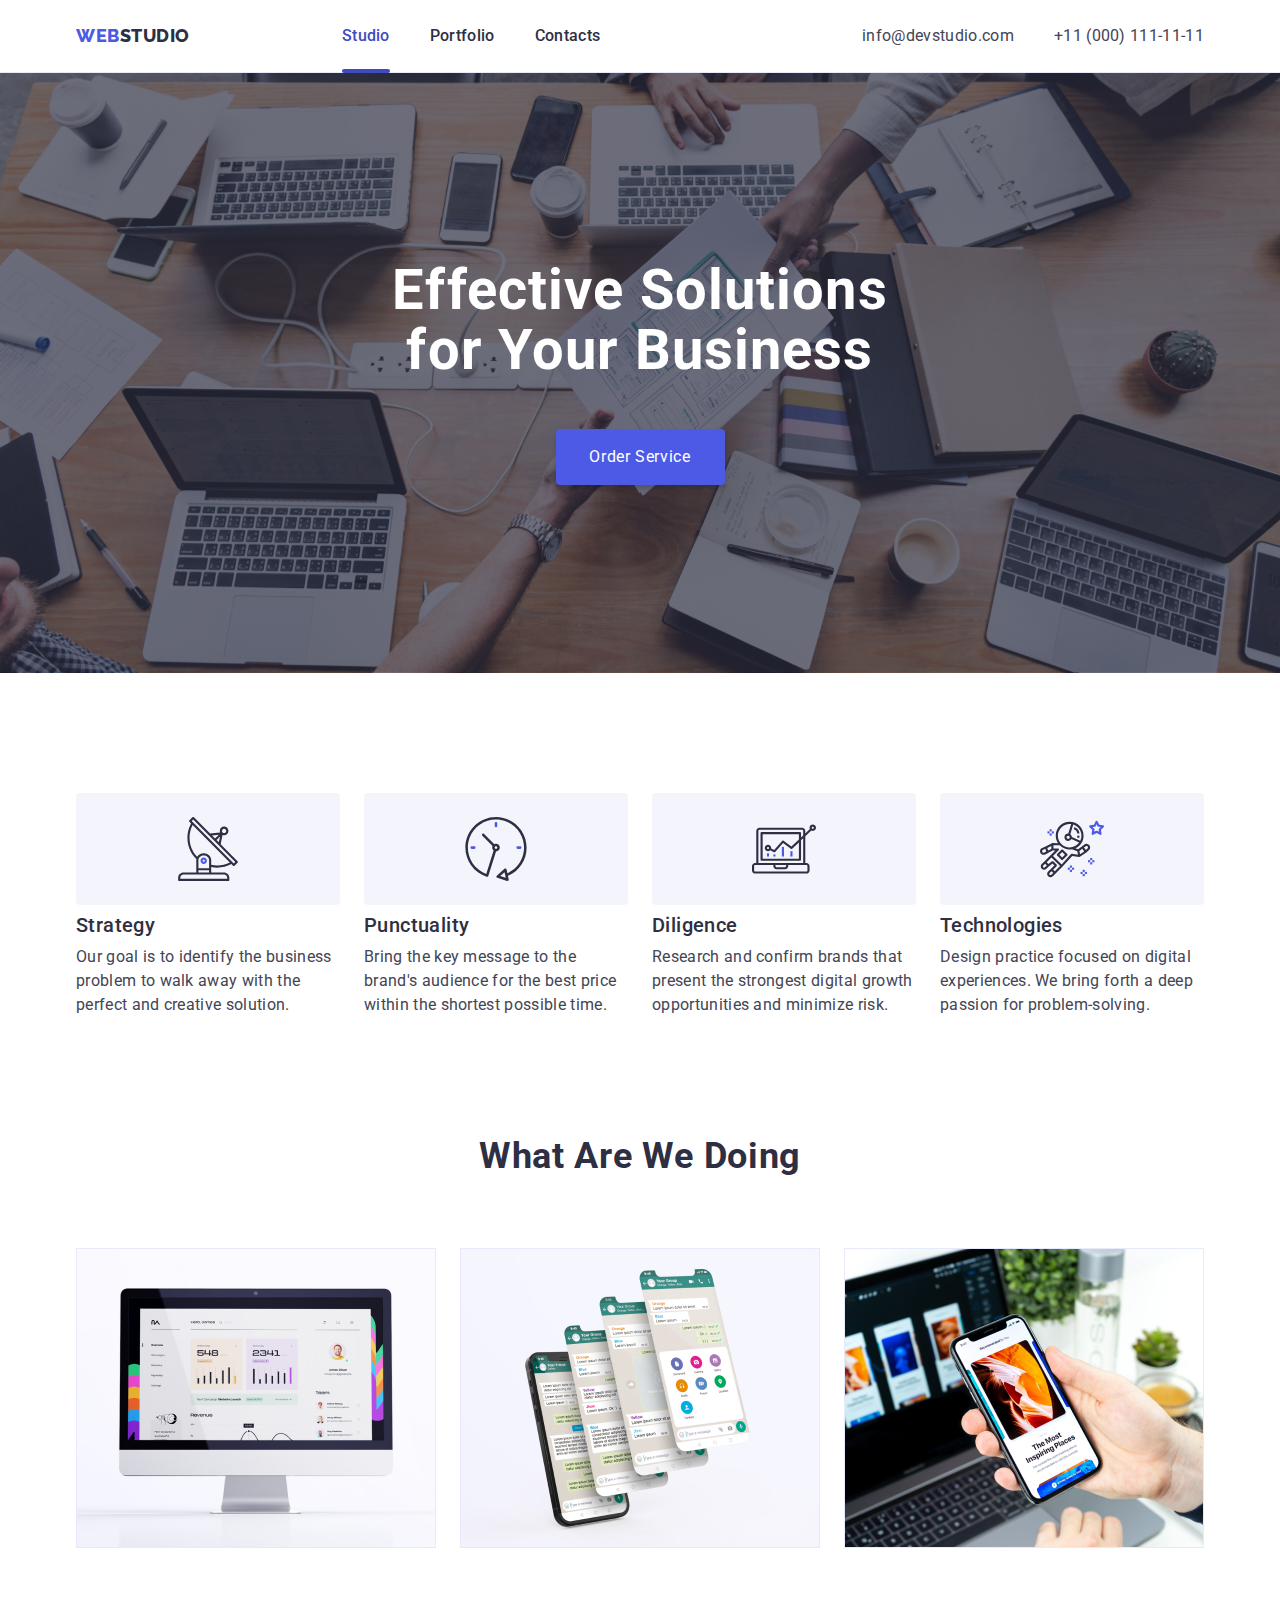
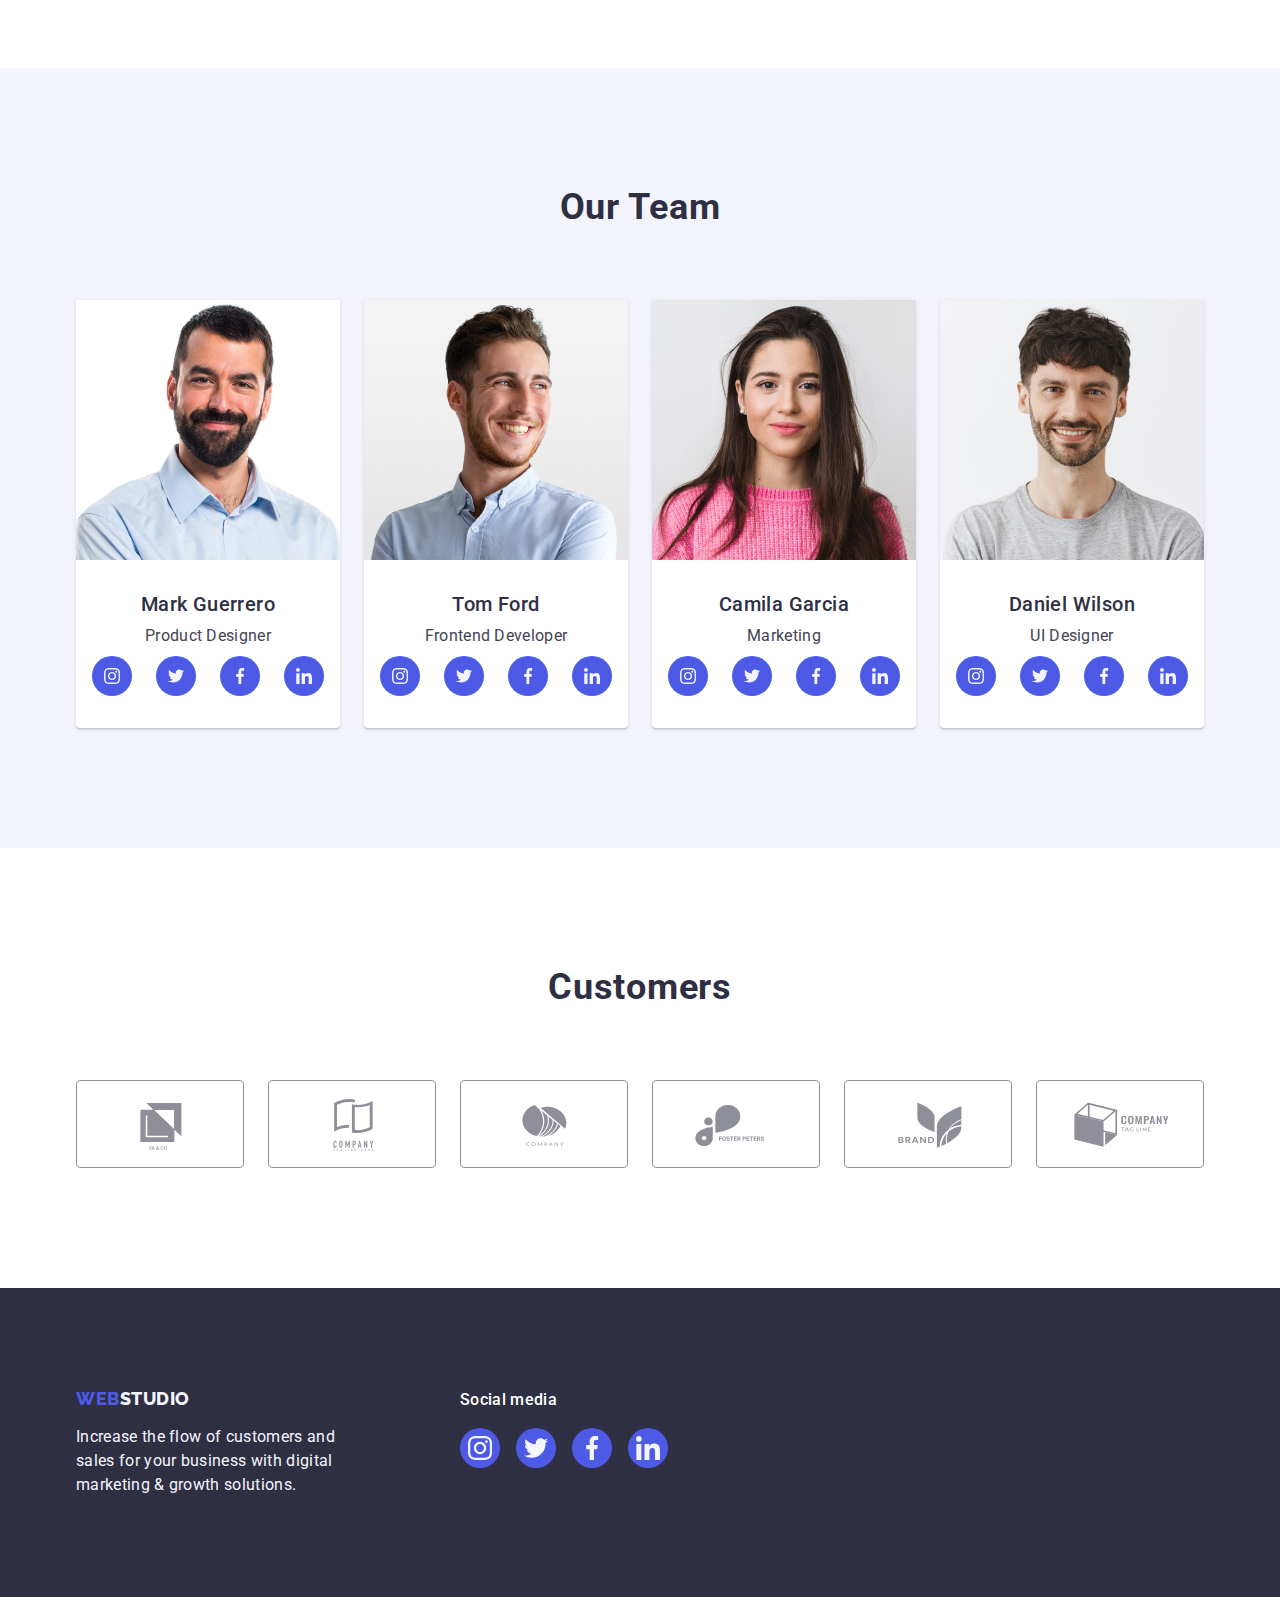
<file: index.html>
<!DOCTYPE html>
<html lang="en">
  <head>
    <meta charset="UTF-8" >
    <meta http-equiv="X-UA-Compatible" content="IE=edge" >
    <meta name="viewport" content="width=device-width, initial-scale=1.0" >
    <title>homework1</title>
    <link rel="preconnect" href="https://fonts.googleapis.com" >
    <link rel="preconnect" href="https://fonts.googleapis.com" >
    <link rel="preconnect" href="https://fonts.gstatic.com" crossorigin >
    <link
      href="https://fonts.googleapis.com/css2?family=Raleway:wght@800&family=Roboto:wght@400;500;700;900&display=swap"
      rel="stylesheet"
    >
    <link
      rel="stylesheet"
      href="https://cdn.jsdelivr.net/npm/modern-normalize@1.1.0/modern-normalize.min.css"
    >
    <link rel="stylesheet" href="./css/styles.css" >
  </head>
  <body>
    <!-- ===HEADER=== -->
    <header class="header">
      <div class="container flex-container">
        <nav class="page-nav">
          <a class="link logotype web-logo" href="./index.html"
            >Web<span class="studio-logo">Studio</span></a
          >
          <ul class="list header-container">
            <li class="menu-item">
              <a class="link menu-studio menu-nav " href="./index.html">Studio</a>
            </li>
            <li class="menu-item">
              <a class="link menu-nav" href="./portfolio.html"
                >Portfolio</a
              >
            </li>
            <li class="menu-item">
              <a class="link menu-nav" href="">Contacts</a>
            </li>
          </ul>
        </nav>
        <address class="contact-menu">
          <ul class="list header-container">
            <li>
              <a class="link contact-info" href="mailto:info@devstudio.com"
                >info@devstudio.com</a
              >
            </li>
            <li>
              <a class="link contact-info" href="tel:+110001111111"
                >+11 (000) 111-11-11</a
              >
            </li>
          </ul>
        </address>
      </div>
    </header>
    <!-- ===HEADER/=== -->
    <main>
      <!-- MAIN SECTION -->

      <section class="solution-business">
        <div class="container">
          <h1 class="main-title">Effective Solutions for Your Business</h1>
          <button class="button" type="button" data-modal-open>Order Service</button>
        </div>
      </section>

      <!-- //MAIN SECTION/ -->

      <section class="feature-section">
        <!-- FEATURES -->
        <div class="container">
          <h2 hidden class="list">features</h2>
          <ul class="list list-features">
            <li class="list-features-item svg-icon-antenna">
              <div class="svg-wrapper"> 
                <svg width="64" height="64" class="features-svg" >
                 <use href="./images/icons.svg#icon-antenna"></use>
               </svg> 
              </div> 
              <h3 class="features-title" >Strategy</h3>
              <p class="features-desctiption">
                Our goal is to identify the business problem to walk away with
                the perfect and creative solution.
              </p>
            </li>
            <li class="list-features-item">
              <div class="svg-wrapper">
              <svg width="64" height="64" class="features-svg" >
                <use href="./images/icons.svg#icon-clock"></use>
              </svg> 
             </div>
              <h3 class="features-title">Punctuality</h3>
              <p class="features-desctiption">
                Bring the key message to the brand's audience for the best price
                within the shortest possible time.
              </p>
            </li> 
            <li class="list-features-item">
               <div class="svg-wrapper"> 
               <svg width="64" height="64" class="features-svg" >
                <use href="./images/icons.svg#icon-diagram"></use>
              </svg> 
             </div> 
              <h3 class="features-title">Diligence</h3>
              <p class="features-desctiption">
                Research and confirm brands that present the strongest digital
                growth opportunities and minimize risk.
              </p>
            </li>
            <li class="list-features-item">
              <div class="svg-wrapper"> 
                <svg width="64" height="64" class="features-svg" >
                 <use href="./images/icons.svg#icon-astronaut"></use>
               </svg> 
              </div> 
              <h3 class="features-title">Technologies</h3>
              <p class="features-desctiption">
                Design practice focused on digital experiences. We bring forth a
                deep passion for problem-solving.
              </p>
            </li>
          </ul>
        </div>
      </section>
      <!-- FEATURES/ -->

      <!-- What are we doing -->
      <section class="section-what-are-we-doing">
        <div class="container">
          <h2 class="section-titl">What are we doing</h2>
          <ul class="list list-practise">
            <li class="img-section-wawd">
              <img
                src="./images/section2/img1.jpg"
                alt="stats"
                width="360"
                height="300"
              >
            </li>
            <li class="img-section-wawd">
              <img
                src="./images/section2/img3.jpg"
                alt="communication"
                width="360"
                height="300"
              >
            </li>
            <li class="img-section-wawd">
              <img
                src="./images/section2/img2.jpg"
                alt="create"
                width="360"
                height="300"
              >
            </li>
          </ul>
        </div>
      </section>
      <!-- What are we doing/ -->

      <!-- TEAM -->
      <section class="team">
        <div class="container">
          <h2 class="section-titl">Our Team</h2>
          <ul class="list master-list">
            <li class="first-master">
              <img
                src="./images/section3/img.jpg"
                alt="photo master"
                width="264"
              >
              <div class="master-info">
                <h3 class="master-name">Mark Guerrero</h3>
                <p class="master-descr">Product Designer</p>
              
                <ul class="scial-list list">
                  <li class="scial-list-item">
                    <a href="" class="scial-list-link">
                      <svg width="16" height="16" class="scial-list-icon" >
                        <use href="./images/icons.svg#icon-instagram"></use>
                      </svg>
                    </a>
                  </li>
                  <li class="scial-list-item">
                    <a href="" class="scial-list-link">
                      <svg width="16" height="16" class="scial-list-icon" >
                        <use href="./images/icons.svg#icon-twitter"></use>
                      </svg>
                    </a>
                  </li>
                  <li class="scial-list-item">
                    <a href="" class="scial-list-link">
                      <svg width="16" height="16" class="scial-list-icon" >
                        <use href="./images/icons.svg#icon-facebook"></use>
                      </svg>
                    </a>
                  </li>
                  <li class="scial-list-item">
                    <a href="" class="scial-list-link">
                      <svg width="16" height="16" class="scial-list-icon" >
                        <use href="./images/icons.svg#icon-linkedin"></use>
                      </svg>
                    </a>
                  </li>
                </ul>
              </div>
            </li>
            <li class="first-master">
              <img
                src="./images/section3/img1.jpg"
                alt="photo master"
                width="264"
              >
              <div class="master-info">
                <h3 class="master-name">Tom Ford</h3>
                <p class="master-descr">Frontend Developer</p>
                <ul class="scial-list list">
                  <li class="scial-list-item">
                    <a href="" class="scial-list-link">
                      <svg width="16" height="16" class="scial-list-icon"  >
                        <use href="./images/icons.svg#icon-instagram"></use>
                      </svg>
                    </a>
                  </li>
                  <li class="scial-list-item">
                    <a href="" class="scial-list-link">
                      <svg width="16" height="16" class="scial-list-icon" >
                        <use href="./images/icons.svg#icon-twitter"></use>
                      </svg>
                    </a>
                  </li>
                  <li class="scial-list-item">
                    <a href="" class="scial-list-link">
                      <svg width="16" height="16" class="scial-list-icon"  >
                        <use href="./images/icons.svg#icon-facebook"></use>
                      </svg>
                    </a>
                  </li>
                  <li class="scial-list-item">
                    <a href="" class="scial-list-link">
                      <svg width="16" height="16" class="scial-list-icon" >
                        <use href="./images/icons.svg#icon-linkedin"></use>
                      </svg>
                    </a>
                  </li>
                </ul>
              </div>
            </li>
            <li class="first-master">
              <img
                src="./images/section3/img2.jpg"
                alt="photo master"
                width="264"
              >
              <div class="master-info">
                <h3 class="master-name">Camila Garcia</h3>
                <p class="master-descr">Marketing</p>
                <ul class="scial-list list">
                  <li class="scial-list-item">
                    <a href="" class="scial-list-link">
                      <svg width="16px" height="16px" class="scial-list-icon" >
                        <use href="./images/icons.svg#icon-instagram"></use>
                      </svg>
                    </a>
                  </li>
                  <li class="scial-list-item">
                    <a href="" class="scial-list-link">
                      <svg width="16" height="16" class="scial-list-icon"  >
                        <use href="./images/icons.svg#icon-twitter"></use>
                      </svg>
                    </a>
                  </li>
                  <li class="scial-list-item">
                    <a href="" class="scial-list-link">
                      <svg width="16" height="16" class="scial-list-icon" >
                        <use href="./images/icons.svg#icon-facebook"></use>
                      </svg>
                    </a>
                  </li>
                  <li class="scial-list-item">
                    <a href="" class="scial-list-link">
                      <svg width="16" height="16" class="scial-list-icon"  >
                        <use href="./images/icons.svg#icon-linkedin"></use>
                      </svg>
                    </a>
                  </li>
                </ul>
              </div>
            </li>
            <li class="first-master">
              <img
                src="./images/section3/img3.jpg"
                alt="photo master"
                width="264"
              >
              <div class="master-info">
                <h3 class="master-name">Daniel Wilson</h3>
                <p class="master-descr">UI Designer</p>
                <ul class="scial-list list">
                  <li class="scial-list-item">
                    <a href="" class="scial-list-link">
                      <svg width="16" height="16" class="scial-list-icon" >
                        <use href="./images/icons.svg#icon-instagram"></use>
                      </svg>
                    </a>
                  </li>
                  <li class="scial-list-item">
                    <a href="" class="scial-list-link">
                      <svg width="16" height="16" class="scial-list-icon" >
                        <use href="./images/icons.svg#icon-twitter"></use>
                      </svg>
                    </a>
                  </li>
                  <li class="scial-list-item">
                    <a href="" class="scial-list-link">
                      <svg width="16" height="16" class="scial-list-icon" >
                        <use href="./images/icons.svg#icon-facebook"></use>
                      </svg>
                    </a>
                  </li>
                  <li class="scial-list-item">
                    <a href="" class="scial-list-link">
                      <svg width="16" height="16" class="scial-list-icon" >
                        <use href="./images/icons.svg#icon-linkedin"></use>
                      </svg>
                    </a>
                  </li>
                </ul>
              </div>
            </li>
          </ul>
        </div>
      </section>
      <!-- TEAM/ -->
      <!-- CUSTOMERS -->
      <section class="customers-section">
        <div class="container"> 
        <h2 class="customers-titl">Customers</h2>
        <ul class="customers-list list">
          <li class="svg-icons-wrapper">
            <a class="customers-icon-link" href="">
            <svg  width="104" height="56" class="customers-icon" >
              <use href="./images/icons.svg#icon-Logo"></use>
            </svg>
          </a>
          </li>
          <li class="svg-icons-wrapper">
            <a class="customers-icon-link" href="">
            <svg width="104" height="56" class="customers-icon" >
              <use href="./images/icons.svg#icon-Logo-1"></use>
            </svg>
          </a>
          </li>
          <li class="svg-icons-wrapper">
            <a class="customers-icon-link" href="">
            <svg width="104" height="56" class="customers-icon" >
              <use href="./images/icons.svg#icon-Logo-2"></use>
            </svg>
          </a>
          </li>
          <li class="svg-icons-wrapper">
            <a class="customers-icon-link" href="">
            <svg width="104" height="56" class="customers-icon" >
              <use href="./images/icons.svg#icon-Logo-3"></use>
            </svg>
          </a>
          </li>
          <li class="svg-icons-wrapper">
            <a class="customers-icon-link" href="">
            <svg width="104" height="56" class="customers-icon" >
              <use href="./images/icons.svg#icon-Logo-4"></use>
            </svg>
          </a>
          </li>
          <li class="svg-icons-wrapper">
            <a class="customers-icon-link" href="">
            <svg width="104" height="56" class="customers-icon" >
              <use href="./images/icons.svg#icon-Logo-5"></use>
            </svg>
          </a>
          </li>
        </ul>
      </div>
      </section>
    </main>
    <!-- FOOTER -->
    <footer class="footer">
      <div class="container footer-section-wrapper">
        <div class="footer-logo-wrapper">
        <a class="link footer-logo web-logo" href="./index.html"
          >Web<span class="logo-studio">Studio</span></a
        >
        <p class="final-text">
          Increase the flow of customers and sales for your business with
          digital marketing & growth solutions.
        </p>
      </div>
        <div class="footer-wrapper">
        <p class="scial-title">Social media</p>
        <ul class="scial-footer-list list">
          <li class="scial-list-item">
            <a href="" class="scial-list-footer-link">
              <svg width="24" height="24" class="scial-list-icon" >
                <use href="./images/icons.svg#icon-instagram"></use>
              </svg>
            </a>
          </li>
          <li class="scial-list-item">
            <a href="" class="scial-list-footer-link">
              <svg width="24" height="24" class="scial-list-icon" >
                <use href="./images/icons.svg#icon-twitter"></use>
              </svg>
            </a>
          </li>
          <li class="scial-list-item">
            <a href="" class="scial-list-footer-link">
              <svg width="24" height="24" class="scial-list-icon">
                <use href="./images/icons.svg#icon-facebook"></use>
              </svg>
            </a>
          </li>
          <li class="scial-list-item">
            <a href="" class="scial-list-footer-link">
              <svg width="24" height="24" class="scial-list-icon" >
                <use href="./images/icons.svg#icon-linkedin"></use>
              </svg>
            </a>
          </li>
        </ul>
      </div>
      </div>
    </footer>
    <!-- FOOTER/ -->
    <!-- MODAL -->
    <div class="backdrop is-hidden" data-modal>
      <div class="modal">
        <button type="button" class="modal-close-btn" data-modal-close>
          <svg class="close-modal-btn-icon" width="8" height="8">
            <use href="./images/icons.svg#icon-close-black-18dp-2-1"></use>
          </svg>
        </button>
      </div>
    </div>

    <script src="./js/modal.js"></script>
  </body>
</html>
</file>
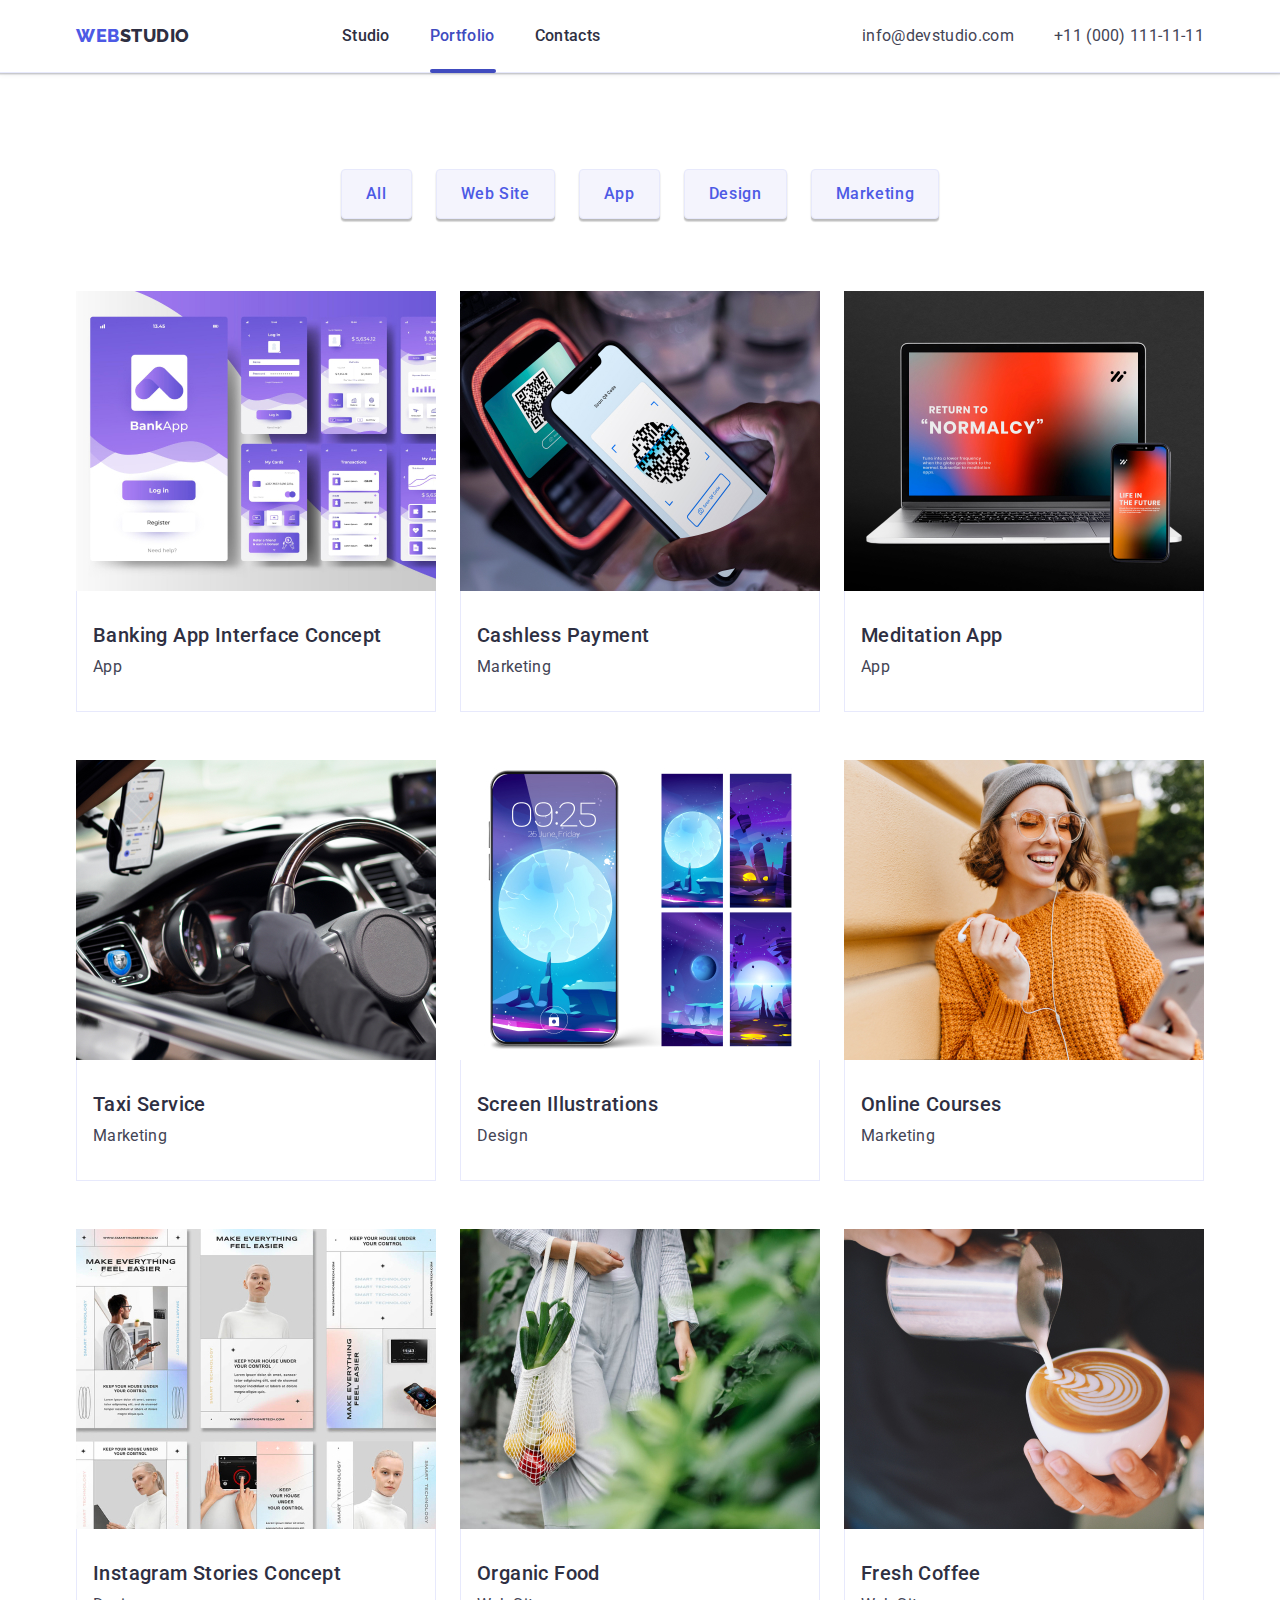
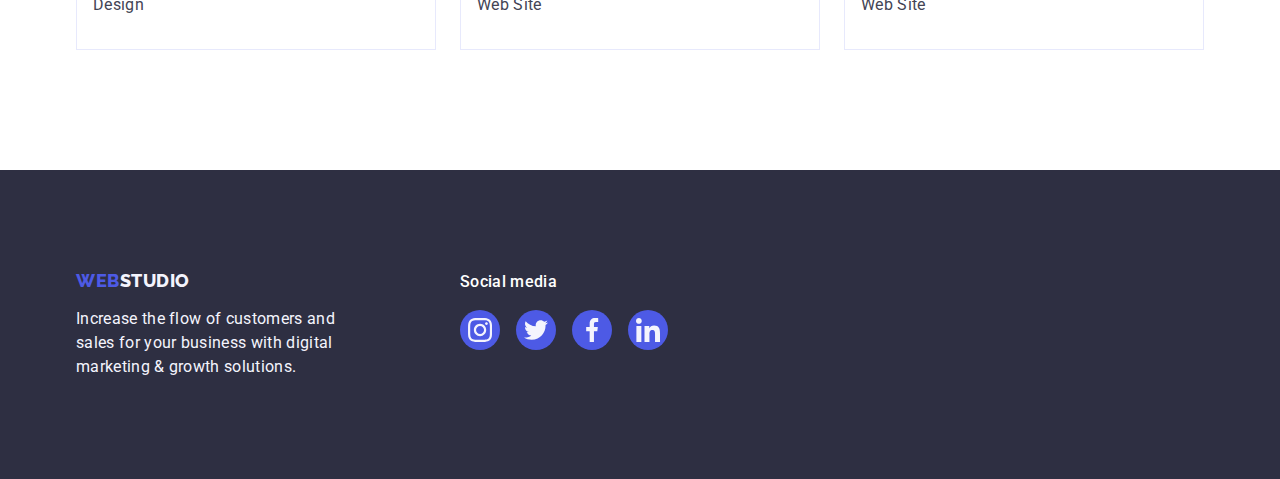
<file: portfolio.html>
<!DOCTYPE html>
<html lang="en">
  <head>
    <meta charset="UTF-8" />
    <meta http-equiv="X-UA-Compatible" content="IE=edge" />
    <meta name="viewport" content="width=device-width, initial-scale=1.0" />
    <title>Portfolio</title>
    <link rel="preconnect" href="https://fonts.googleapis.com" />
    <link rel="preconnect" href="https://fonts.googleapis.com" />
    <link rel="preconnect" href="https://fonts.gstatic.com" crossorigin />
    <link
      href="https://fonts.googleapis.com/css2?family=Raleway:wght@800&family=Roboto:wght@400;500;700;900&display=swap"
      rel="stylesheet"
    />
    <link
      rel="stylesheet"
      href="https://cdn.jsdelivr.net/npm/modern-normalize@1.1.0/modern-normalize.min.css"
    />
    <link rel="stylesheet" href="./css/styles.css" />
  </head>
  <body>
    <!-- HEADER -->
    <header class="header">
      <div class="container flex-container">
        <nav class="page-nav">
          <a class="link logotype web-logo" href="./index.html"
            >Web<span class="studio-logo">Studio</span></a
          >
          <ul class="list header-container">
            <li class="menu-item">
              <a class="link menu-nav menu-item" href="./index.html">Studio</a>
            </li>
            <li class="menu-item">
              <a class="link menu-nav menu-item menu-portfolio" href="./portfolio.html"
                >Portfolio</a
              >
            </li>
            <li class="menu-item">
              <a class="link menu-nav menu-item" href="">Contacts</a>
            </li>
          </ul>
        </nav>
        <address class="contact-menu">
          <ul class="list header-container">
            <li>
              <a class="link contact-info" href="mailto:info@devstudio.com"
                >info@devstudio.com</a
              >
            </li>
            <li>
              <a class="link contact-info" href="tel:+110001111111"
                >+11 (000) 111-11-11</a
              >
            </li>
          </ul>
        </address>
      </div>
    </header>
    <!-- Heder/ -->

    <!-- MAIN -->
    <main>
      <section class="main-portfolio">
        <div class="container">
          <h1 hidden>MAIN</h1>
          <ul class="button-list-portfolio list">
            <li><button class="bottom-portfolio" type="button">All</button></li>
            <li>
              <button class="bottom-portfolio" type="button">Web Site</button>
            </li>
            <li><button class="bottom-portfolio" type="button">App</button></li>
            <li>
              <button class="bottom-portfolio" type="button">Design</button>
            </li>
            <li>
              <button class="bottom-portfolio" type="button">Marketing</button>
            </li>
          </ul>

          <ul class="list app-list-port">
            <li class="list app-list-item">
              <a class="link portfolio-link" href="">
                <div class="app-list-img-wrapper">
                  <img src="./images/portf-img/img1por.jpg" alt="banking app" />

                  <p class="overlay">
                    14 Stylish and User-Friendly App Design Concepts · Task
                    Manager App · Calorie Tracker App · Exotic Fruit Ecommerce
                    App · Cloud Storage App
                  </p>
                </div>
                <div class="menu-title">
                  <h2 class="function-menu">Banking App Interface Concept</h2>
                  <p class="function-list">App</p>
                </div>
              </a>
            </li>
            <li class="list app-list-item">
              <a class="link portfolio-link" href=""
                >
                <div class="app-list-img-wrapper">
                <img src="./images/portf-img/img2port.jpg" alt="cashless" /> 
                <p class="overlay">
                  14 Stylish and User-Friendly App Design Concepts · Task
                  Manager App · Calorie Tracker App · Exotic Fruit Ecommerce
                  App · Cloud Storage App
                </p>
              </div>
                <div class="menu-title">
                  <h2 class="function-menu">Cashless Payment</h2>
                  <p class="function-list">Marketing</p>
                  </div>
              </a>
            </li>
            <li class="list app-list-item">
              <a class="link portfolio-link" href=""
                >
                <div class="app-list-img-wrapper"><img
                  src="./images/portf-img/img3port.jpg"
                  alt="Meditation App"
                />
                <p class="overlay">
                  14 Stylish and User-Friendly App Design Concepts · Task
                  Manager App · Calorie Tracker App · Exotic Fruit Ecommerce
                  App · Cloud Storage App
                </p>
              </div>
                <div class="menu-title">
                  <h2 class="function-menu">Meditation App</h2>
                  <p class="function-list">App</p>
                </div>
              </a>
            </li>
            <li class="list app-list-item">
              <a class="link portfolio-link" href="">
                <div class="app-list-img-wrapper">
                <img src="./images/portf-img/img4port.jpg" alt="Taxi Service" />
                <p class="overlay">
                  14 Stylish and User-Friendly App Design Concepts · Task
                  Manager App · Calorie Tracker App · Exotic Fruit Ecommerce
                  App · Cloud Storage App
                </p>
              </div>
                <div class="menu-title">
                  <h2 class="function-menu">Taxi Service</h2>
                  <p class="function-list">Marketing</p>
                </div>
              </a>
            </li>
            <li class="list app-list-item">
              <a class="link portfolio-link" href=""
                >
                <div class="app-list-img-wrapper"><img
                  src="./images/portf-img/img5port.jpg"
                  alt="Screen Illustrations"
                />
                <p class="overlay">
                  14 Stylish and User-Friendly App Design Concepts · Task
                  Manager App · Calorie Tracker App · Exotic Fruit Ecommerce
                  App · Cloud Storage App
                </p>
              </div>
                <div class="menu-title">
                  <h2 class="function-menu">Screen Illustrations</h2>
                  <p class="function-list">Design</p>
                </div>
              </a>
            </li>
            <li class="list app-list-item">
              <a class="link portfolio-link" href=""
                >
                <div class="app-list-img-wrapper"><img
                  src="./images/portf-img/img6port.jpg"
                  alt="Online Courses"
                />
                <p class="overlay">
                  14 Stylish and User-Friendly App Design Concepts · Task
                  Manager App · Calorie Tracker App · Exotic Fruit Ecommerce
                  App · Cloud Storage App
                </p>
              </div>
                <div class="menu-title">
                  <h2 class="function-menu">Online Courses</h2>
                  <p class="function-list">Marketing</p>
                </div>
              </a>
            </li>
            <li class="list app-list-item">
              <a class="link portfolio-link" href=""
                >
                <div class="app-list-img-wrapper"><img
                  src="./images/portf-img/img7port.jpg"
                  alt="Instagram Stories Concept"
                />
                <p class="overlay">
                  14 Stylish and User-Friendly App Design Concepts · Task
                  Manager App · Calorie Tracker App · Exotic Fruit Ecommerce
                  App · Cloud Storage App
                </p>
              </div>
                <div class="menu-title">
                  <h2 class="function-menu">Instagram Stories Concept</h2>
                  <p class="function-list">Design</p>
                </div>
              </a>
            </li>
            <li class="list app-list-item">
              <a class="link portfolio-link" href=""
                >
                <div class="app-list-img-wrapper"><img
                  src="./images/portf-img/img8port.jpg"
                  alt="Organic Food"
                />
                <p class="overlay">
                  14 Stylish and User-Friendly App Design Concepts · Task
                  Manager App · Calorie Tracker App · Exotic Fruit Ecommerce
                  App · Cloud Storage App
                </p>
              </div>
                <div class="menu-title">
                  <h2 class="function-menu">Organic Food</h2>
                  <p class="function-list">Web Site</p>
                </div>
              </a>
            </li>
            <li class="list app-list-item">
              <a class="link portfolio-link" href=""
                >
                <div class="app-list-img-wrapper"><img
                  src="./images/portf-img/img9port.jpg"
                  alt="Fresh Coffee"
                />
                <p class="overlay">
                  14 Stylish and User-Friendly App Design Concepts · Task
                  Manager App · Calorie Tracker App · Exotic Fruit Ecommerce
                  App · Cloud Storage App
                </p>
              </div>
                <div class="menu-title">
                  <h2 class="function-menu">Fresh Coffee</h2>
                  <p class="function-list">Web Site</p>
                </div>
              </a>
            </li>
          </ul>
        </div>
      </section>
    </main>

    <!-- MAIN/ -->
    <!-- FOOTER -->
    <footer class="footer">
      <div class="container footer-section-wrapper">
        <div class="footer-logo-wrapper">
          <a class="link footer-logo web-logo" href="./index.html"
            >Web<span class="logo-studio">Studio</span></a
          >
          <p class="final-text">
            Increase the flow of customers and sales for your business with
            digital marketing & growth solutions.
          </p>
        </div>
        <div class="footer-wrapper">
          <p class="scial-title">Social media</p>
          <ul class="scial-footer-list list">
            <li class="scial-list-item">
              <a href="" class="scial-list-footer-link">
                <svg width="24" height="24" class="scial-list-icon">
                  <use href="./images/icons.svg#icon-instagram"></use>
                </svg>
              </a>
            </li>
            <li class="scial-list-item">
              <a href="" class="scial-list-footer-link">
                <svg width="24" height="24" class="scial-list-icon">
                  <use href="./images/icons.svg#icon-twitter"></use>
                </svg>
              </a>
            </li>
            <li class="scial-list-item">
              <a href="" class="scial-list-footer-link">
                <svg width="24" height="24" class="scial-list-icon">
                  <use href="./images/icons.svg#icon-facebook"></use>
                </svg>
              </a>
            </li>
            <li class="scial-list-item">
              <a href="" class="scial-list-footer-link">
                <svg width="24" height="24" class="scial-list-icon">
                  <use href="./images/icons.svg#icon-linkedin"></use>
                </svg>
              </a>
            </li>
          </ul>
        </div>
      </div>
    </footer>
  </body>
</html>
</file>
<file: css/styles.css>
.list {
  list-style: none;
}
.link {
  text-decoration: none;
}

* {
  box-sizing: border-box;
}

body {
  font-family: "Roboto", sans-serif;
  color: #434455;
  background-color: #ffffff;
}

h1,
h2,
h3,
h4,
p {
  margin-top: 0;
  margin-bottom: 0;
}

ul,
ol {
  margin-top: 0;
  margin-bottom: 0;
  padding-left: 0;
}

img {
  display: block;
}

:root {
  --web-logo: #4d5ae5;
}

/* HEADER */

.header {
  border-bottom: 1px solid #e7e9fc;
  box-shadow: 0px 2px 1px rgba(46, 47, 66, 0.08),
    0px 1px 1px rgba(46, 47, 66, 0.16), 0px 1px 6px rgba(46, 47, 66, 0.08);
}
.container {
  width: 1158px;
  margin: 0 auto;
  padding: 0 15px;
}

.menu-studio::after {
  content: "";
  width: 48px;
  height: 4px;
  background-color: #404bbf;
  display: block;
  position: absolute;
  border-radius: 2px;
  left: 0;
  bottom: -1px;
}

.flex-container {
  display: flex;
  align-items: center;
  justify-content: space-between;
}

.page-nav {
  display: flex;
  align-items: center;
}
.logotype {
  margin-right: 76px;
}

.web-logo {
  font-family: "Raleway";
  font-weight: 800;
  font-size: 18px;
  line-height: 1.17;
  display: flex;
  align-items: center;
  letter-spacing: 0.03em;
  text-transform: uppercase;
  color: #4d5ae5;
}
.studio-logo {
  color: #2e2f42;
  font-family: "Raleway";
  display: flex;
  margin-right: 76px;
}
.header-container {
  display: flex;
  align-items: center;
  gap: 40px;
}

.contact-info {
  font-weight: 400;
  font-size: 16px;
  line-height: 1.5;
  letter-spacing: 0.02em;
  color: #434455;
  transition: color 250ms cubic-bezier(0.4, 0, 0.2, 1);
}

.menu-nav {
  font-weight: 500;
  font-size: 16px;
  line-height: 1.5;
  letter-spacing: 0.02em;
  color: #2e2f42;
  transition: color 250ms cubic-bezier(0.4, 0, 0.2, 1);
  padding-bottom: 24px;
  padding-top: 24px;
  display: block;
}

.menu-studio {
  position: relative;
  color: #404bbf;
}

.menu-nav:hover {
  color: #404bbf;
}
.menu-nav:focus {
  color: #404bbf;
}

.contact-info:hover {
  color: #404bbf;
}
.contact-info:focus {
  color: #404bbf;
}
.contact-menu {
  font-style: normal;
}

/* MAIN SECTION */

.solution-business {
  background-color: #2e2f42;
  display: flex;
  align-items: center;
  padding: 188px 0;
  background-image: linear-gradient(
      rgba(46, 47, 66, 0.7),
      rgba(46, 47, 66, 0.7)
    ),
    url(../images/bg.jpg);
  background-size: cover;
  background-repeat: no-repeat;
  background-position: center;
  max-width: 1440px;
  margin: 0 auto;
}

.main-title {
  font-weight: 700;
  font-size: 56px;
  line-height: 1.07;
  text-align: center;
  letter-spacing: 0.02em;
  color: #ffffff;
  margin-bottom: 48px;
  max-width: 496px;
  max-height: 120px;
  margin-left: auto;
  margin-right: auto;
}

.button {
  display: block;
  align-items: center;
  letter-spacing: 0.04em;
  cursor: pointer;
  padding-left: 32px;
  padding-top: 16px;
  padding-right: 32px;
  padding-bottom: 16px;
  color: #ffffff;
  margin-left: auto;
  margin-right: auto;
  background: #4d5ae5;
  box-shadow: 0px 4px 4px rgba(0, 0, 0, 0.15);
  border-radius: 4px;
  min-width: 169px;
  height: 56px;
  border: none;
  transition: background-color 250ms cubic-bezier(0.4, 0, 0.2, 1);
}

.button:hover {
  background: #404bbf;
  box-shadow: 0px 4px 4px rgba(0, 0, 0, 0.15);
}
.button:focus {
  background: #404bbf;
  box-shadow: 0px 4px 4px rgba(0, 0, 0, 0.15);
}

/* FEATURE SECTION */

.svg-wrapper {
  width: 264px;
  height: 112px;
  background-color: #f4f4fd;
  border-radius: 4px;
  display: flex;
  align-items: center;
  justify-content: center;
  margin-bottom: 8px;
}
.list-features {
  display: flex;
  gap: 24px;
}
.features-title {
  font-weight: 500;
  font-size: 20px;
  line-height: 1.2;
  letter-spacing: 0.02em;
  color: #2e2f42;
  margin-bottom: 8px;
}
.features-desctiption {
  font-weight: 400;
  font-size: 16px;
  line-height: 1.5;
  letter-spacing: 0.02em;
  color: #434455;
}
.feature-section {
  padding: 120px 0;
}
.list-features-item {
  width: calc((100% - 72px) / 4);
}

/* WHAT ARE WE DOING */
.section-titl {
  margin-bottom: 72px;
  font-weight: 700;
  font-size: 36px;
  line-height: 1.1;
  text-align: center;
  letter-spacing: 0.02em;
  text-transform: capitalize;
  color: #2e2f42;
}
.list-practise {
  display: flex;
  gap: 24px;
}
.section-what-are-we-doing {
  padding-bottom: 120px;
}
.img-section-wawd {
  width: calc((100% - 48px) / 3);
}

/* TEAM */
.master-list {
  display: flex;
  gap: 24px;
}
.team {
  background-color: #f4f4fd;
  padding: 120px 0;
}
.first-master {
  background-color: #ffffff;
  border-radius: 0px 0px 4px 4px;
  width: calc((100% - 72px) / 4);
  box-shadow: 0px 1px 6px rgba(46, 47, 66, 0.08),
    0px 1px 1px rgba(46, 47, 66, 0.16), 0px 2px 1px rgba(46, 47, 66, 0.08);
}
.master-name {
  font-weight: 500;
  font-size: 20px;
  line-height: 1.2;
  text-align: center;
  letter-spacing: 0.02em;
  color: #2e2f42;
  margin-bottom: 8px;
}
.master-descr {
  font-weight: 400;
  font-size: 16px;
  line-height: 1.5;
  text-align: center;
  letter-spacing: 0.02em;
  color: #434455;
  margin-bottom: 8px;
}
.master-info {
  padding: 32px 0;
}
.scial-list-icon {
  fill: #f4f4fd;
}
.scial-list-link {
  display: flex;
  justify-content: center;
  align-items: center;
  width: 40px;
  height: 40px;
  border-radius: 50%;
  background-color: #4d5ae5;
  transition: background-color 250ms cubic-bezier(0.4, 0, 0.2, 1);
}
.scial-list-link:hover,
.scial-list-link:focus {
  background-color: #404bbf;
}
.scial-list {
  display: flex;
  justify-content: center;
  gap: 24px;
}

/* CUSTOMERS */
.customers-section {
  padding-top: 120px;
  padding-bottom: 120px;
}
.customers-titl {
  font-weight: 700;
  font-size: 36px;
  line-height: 1.1;
  text-align: center;
  letter-spacing: 0.02em;
  text-transform: capitalize;
  color: #2e2f42;
  margin-bottom: 72px;
}
.customers-icon-link {
  width: 100%;
  height: 100%;
  border: 1px solid #8e8f99;
  border-radius: 4px;
  display: flex;
  align-items: center;
  justify-content: center;
  color: #8e8f99;
  transition: border-color 250ms cubic-bezier(0.4, 0, 0.2, 1),
    color 250ms cubic-bezier(0.4, 0, 0.2, 1);
}
.customers-list {
  display: flex;
  gap: 24px;
}
.customers-icon {
  fill: currentColor;
}
.svg-icons-wrapper {
  width: 168px;
  height: 88px;
}
.customers-icon:hover,
.customers-icon:focus {
  fill: #404bbf;
}
.customers-icon-link:hover,
.customers-icon-link:focus {
  border-color: #404bbf;
  color: #404bbf;
}
/* FOOTER */
.footer {
  background-color: #2e2f42;
  padding: 100px 0;
}
.footer-section-wrapper {
  display: flex;
  align-items: baseline;
}
.footer-logo-wrapper {
  margin-right: 120px;
}
.final-text {
  font-weight: 400;
  font-size: 16px;
  line-height: 1.5;
  letter-spacing: 0.02em;
  color: #f4f4fd;
  max-width: 264px;
}
.logo-studio {
  color: #f4f4fd;
  font-family: "Raleway";
}
.footer-logo {
  display: inline-block;
  margin-bottom: 16px;
}
.scial-title {
  font-weight: 500;
  font-size: 16px;
  line-height: 1.5;
  letter-spacing: 0.02em;
  color: #ffffff;
  margin-bottom: 16px;
}
.footer-wrapper {
  display: inline-block;
}
.scial-footer-list {
  display: flex;
  justify-content: center;
  gap: 16px;
}
.scial-list-footer-link {
  display: flex;
  justify-content: center;
  align-items: center;
  width: 40px;
  height: 40px;
  border-radius: 50%;
  background-color: #4d5ae5;
  transition: background-color 250ms cubic-bezier(0.4, 0, 0.2, 1);
}
.scial-list-footer-link:hover,
.scial-list-footer-link:focus {
  background-color: #31d0aa;
}
.scial-list-icon {
  fill: #f4f4fd;
}
/* PORTFOLIO */
.main-portfolio {
  padding: 96px 0 120px;
}

.button-list {
  list-style: none;
}
.function-menu {
  font-weight: 500;
  font-size: 20px;
  line-height: 1.2;
  letter-spacing: 0.02em;
  color: #2e2f42;
}
.function-list {
  font-weight: 400;
  font-size: 16px;
  line-height: 1.5;
  letter-spacing: 0.02em;
  color: #434455;
}

.menu-portfolio {
  position: relative;
  color: #404bbf;
}
.menu-portfolio::after {
  content: "";
  width: 66px;
  height: 4px;
  background-color: #404bbf;
  display: block;
  position: absolute;
  border-radius: 2px;
  left: 0;
  bottom: -1px;
}

.logotype {
  font-family: "Raleway", sans-serif;
}
.titlesec {
  line-height: 1.11;
}

.button-list-portfolio {
  display: flex;
  align-items: center;
  justify-content: center;
  gap: 24px;
  margin-bottom: 72px;
}

.bottom-portfolio {
  cursor: pointer;
  padding: 12px 24px;
  box-shadow: 0px 3px 1px rgba(0, 0, 0, 0.1), 0px 2px 1px rgba(0, 0, 0, 0.08),
    0px 2px 2px rgba(0, 0, 0, 0.12);
  border-radius: 4px;
  font-weight: 500;
  font-size: 16px;
  line-height: 1.5;
  display: flex;
  align-items: center;
  text-align: center;
  letter-spacing: 0.04em;
  color: #4d5ae5;
  background: #f4f4fd;
  padding: 12px 24px;
  border: 1px solid #e7e9fc;
  transition: color 250ms cubic-bezier(0.4, 0, 0.2, 1),
    background-color 250ms cubic-bezier(0.4, 0, 0.2, 1),
    border-color 250ms cubic-bezier(0.4, 0, 0.2, 1),
    box-shadow 250ms cubic-bezier(0.4, 0, 0.2, 1);
}

.bottom-portfolio:hover,
.bottom-portfolio:focus {
  background: #404bbf;
  color: #ffffff;
  border: 1px solid transparent;
}

.portfolio-link {
  display: block;
  transition: box-shadow 250ms cubic-bezier(0.4, 0, 0.2, 1);
}

.portfolio-link:hover,
.portfolio-link:focus {
  box-shadow: 0px 1px 6px rgba(46, 47, 66, 0.08),
    0px 1px 1px rgba(46, 47, 66, 0.16), 0px 2px 1px rgba(46, 47, 66, 0.08);
}

.app-list-img-wrapper {
  position: relative;
  overflow: hidden;
}

.overlay {
  position: absolute;
  left: 0;
  top: 0;
  background-color: #4d5ae5;
  width: 100%;
  height: 100%;
  font-style: normal;
  font-weight: 400;
  font-size: 16px;
  line-height: 1.5;
  letter-spacing: 0.02em;
  color: #f4f4fd;
  padding: 40px 32px;
  overflow: auto;
  transform: translate(0, 100%);
  transition: transform 250ms cubic-bezier(0.4, 0, 0.2, 1);
}

.portfolio-link:hover .overlay {
  transform: translate(0, 0);
}
.portfolio-link:focus .overlay {
  transform: translate(0, 0);
}

.app-list-port {
  display: flex;
  flex-wrap: wrap;
  column-gap: 24px;
  row-gap: 48px;
}
.app-list-item {
  width: calc((100% - 48px) / 3);
  display: block;
  transition: box-shadow 250ms cubic-bezier(0.4, 0, 0.2, 1);
}
.menu-title {
  padding: 32px 16px;
  border: 1px solid #e7e9fc;
  border-top: none;
}
.function-menu {
  margin-bottom: 8px;
}
.app-list-item:hover,
.app-list-item:focus {
  box-shadow: 0px 1px 6px rgba(46, 47, 66, 0.08),
    0px 1px 1px rgba(46, 47, 66, 0.16), 0px 2px 1px rgba(46, 47, 66, 0.08);
}

/* MODAL WINDOW */
.backdrop {
  position: fixed;
  top: 0;
  left: 0;
  z-index: 100;
  width: 100%;
  height: 100%;
  background-color: rgba(46, 47, 66, 0.4);
  transition: opacity 250ms cubic-bezier(0.4, 0, 0.2, 1),
    visibility 250ms cubic-bezier(0.4, 0, 0.2, 1);
}

.backdrop.is-hidden {
  opacity: 0;
  visibility: hidden;
  pointer-events: none;
}
.modal {
  width: 408px;
  min-height: 584px;
  background-color: #fcfcfc;
  box-shadow: 0px 1px 1px rgba(0, 0, 0, 0.14), 0px 1px 3px rgba(0, 0, 0, 0.12),
    0px 2px 1px rgba(0, 0, 0, 0.2);
  border-radius: 4px;
  position: absolute;
  top: 50%;
  left: 50%;
  transform: translate(-50%, -50%);
  transition: transform 250ms cubic-bezier(0.4, 0, 0.2, 1);
}

.modal-close-btn {
  background-color: #e7e9fc;
  padding: 0;
  width: 24px;
  height: 24px;
  border: 1px solid rgba(0, 0, 0, 0.1);
  border-radius: 50%;
  display: flex;
  align-items: center;
  justify-content: center;
  cursor: pointer;
  position: absolute;
  top: 24px;
  right: 24px;
  transition: background-color 250ms cubic-bezier(0.4, 0, 0.2, 1),
    border 250ms cubic-bezier(0.4, 0, 0.2, 1);
}
.modal-close-btn:hover,
.modal-close-btn:focus {
  background-color: #404bbf;
  border: none;
}
.close-modal-btn-icon {
  transition: fill 250ms cubic-bezier(0.4, 0, 0.2, 1);
}

.modal-close-btn:hover .close-modal-btn-icon,
.modal-close-btn:focus .close-modal-btn-icon {
  fill: #ffffff;
}
</file>
